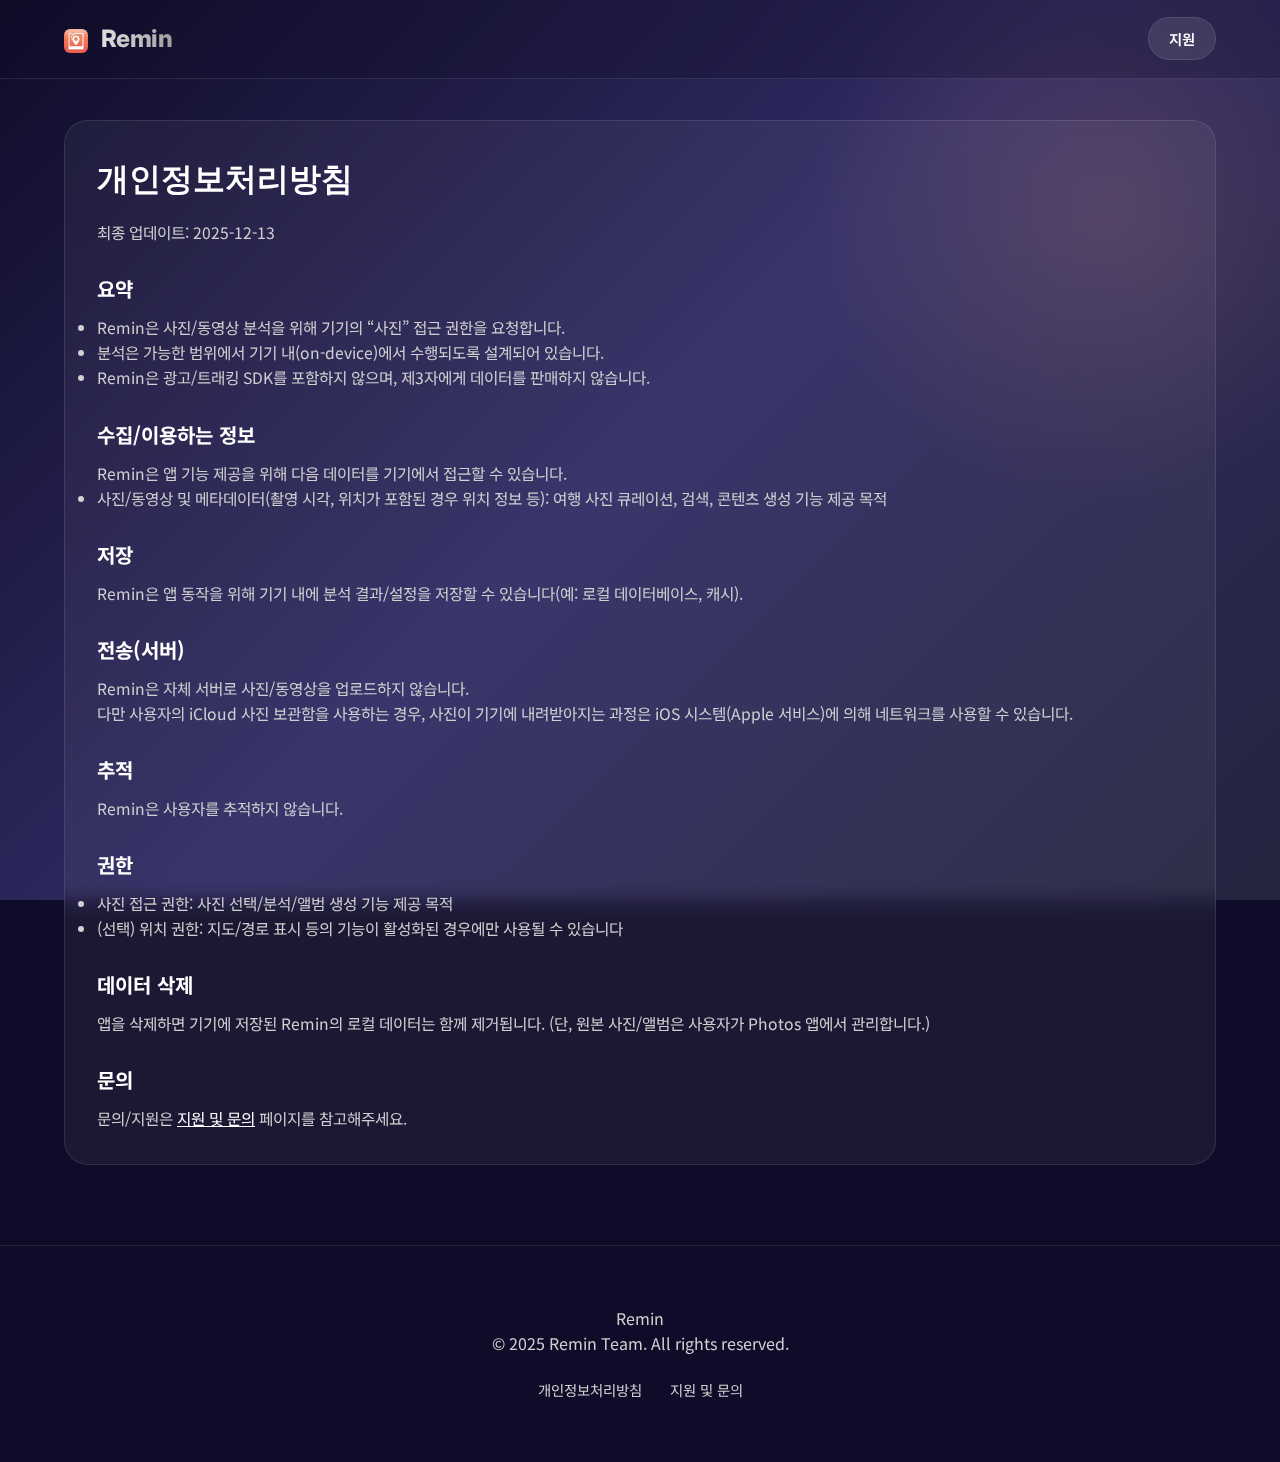
<file: docs/privacy.html>
<!DOCTYPE html>
<html lang="ko">

<head>
    <meta charset="UTF-8">
    <meta name="viewport" content="width=device-width, initial-scale=1.0">
    <title>Remin - 개인정보처리방침</title>
    <meta name="description" content="Remin 개인정보처리방침">
    <link rel="icon" type="image/png" href="app-icon.png">
    <link rel="stylesheet" href="style.css">
    <link
        href="https://fonts.googleapis.com/css2?family=Inter:wght@400;600;800&family=Noto+Sans+KR:wght@400;700&display=swap"
        rel="stylesheet">
</head>

<body>
    <div class="background-gradient"></div>

    <nav class="navbar">
        <div class="container">
            <a href="index.html" class="logo">
                <img src="app-icon.png" alt="Remin"
                    style="width: 24px; height: 24px; vertical-align: middle; margin-right: 8px; border-radius: 6px;">
                Remin
            </a>
            <div class="nav-links">
                <a href="support.html" class="download-btn small">지원</a>
            </div>
        </div>
    </nav>

    <section class="page">
        <div class="container">
            <div class="page-card">
                <h1>개인정보처리방침</h1>
                <p>최종 업데이트: 2025-12-13</p>

                <h2>요약</h2>
                <ul>
                    <li>Remin은 사진/동영상 분석을 위해 기기의 “사진” 접근 권한을 요청합니다.</li>
                    <li>분석은 가능한 범위에서 기기 내(on-device)에서 수행되도록 설계되어 있습니다.</li>
                    <li>Remin은 광고/트래킹 SDK를 포함하지 않으며, 제3자에게 데이터를 판매하지 않습니다.</li>
                </ul>

                <h2>수집/이용하는 정보</h2>
                <p>Remin은 앱 기능 제공을 위해 다음 데이터를 기기에서 접근할 수 있습니다.</p>
                <ul>
                    <li>사진/동영상 및 메타데이터(촬영 시각, 위치가 포함된 경우 위치 정보 등): 여행 사진 큐레이션, 검색, 콘텐츠 생성 기능 제공 목적</li>
                </ul>

                <h2>저장</h2>
                <p>Remin은 앱 동작을 위해 기기 내에 분석 결과/설정을 저장할 수 있습니다(예: 로컬 데이터베이스, 캐시).</p>

                <h2>전송(서버)</h2>
                <p>Remin은 자체 서버로 사진/동영상을 업로드하지 않습니다.</p>
                <p>다만 사용자의 iCloud 사진 보관함을 사용하는 경우, 사진이 기기에 내려받아지는 과정은 iOS 시스템(Apple 서비스)에 의해 네트워크를 사용할 수 있습니다.</p>

                <h2>추적</h2>
                <p>Remin은 사용자를 추적하지 않습니다.</p>

                <h2>권한</h2>
                <ul>
                    <li>사진 접근 권한: 사진 선택/분석/앨범 생성 기능 제공 목적</li>
                    <li>(선택) 위치 권한: 지도/경로 표시 등의 기능이 활성화된 경우에만 사용될 수 있습니다</li>
                </ul>

                <h2>데이터 삭제</h2>
                <p>앱을 삭제하면 기기에 저장된 Remin의 로컬 데이터는 함께 제거됩니다. (단, 원본 사진/앨범은 사용자가 Photos 앱에서 관리합니다.)</p>

                <h2>문의</h2>
                <p>문의/지원은 <a href="support.html">지원 및 문의</a> 페이지를 참고해주세요.</p>
            </div>
        </div>
    </section>

    <footer>
        <div class="container">
            <div class="footer-content">
                <div class="footer-logo">Remin</div>
                <p>© 2025 Remin Team. All rights reserved.</p>
                <div class="footer-links">
                    <a href="privacy.html">개인정보처리방침</a>
                    <a href="support.html">지원 및 문의</a>
                </div>
            </div>
        </div>
    </footer>
</body>

</html>
</file>
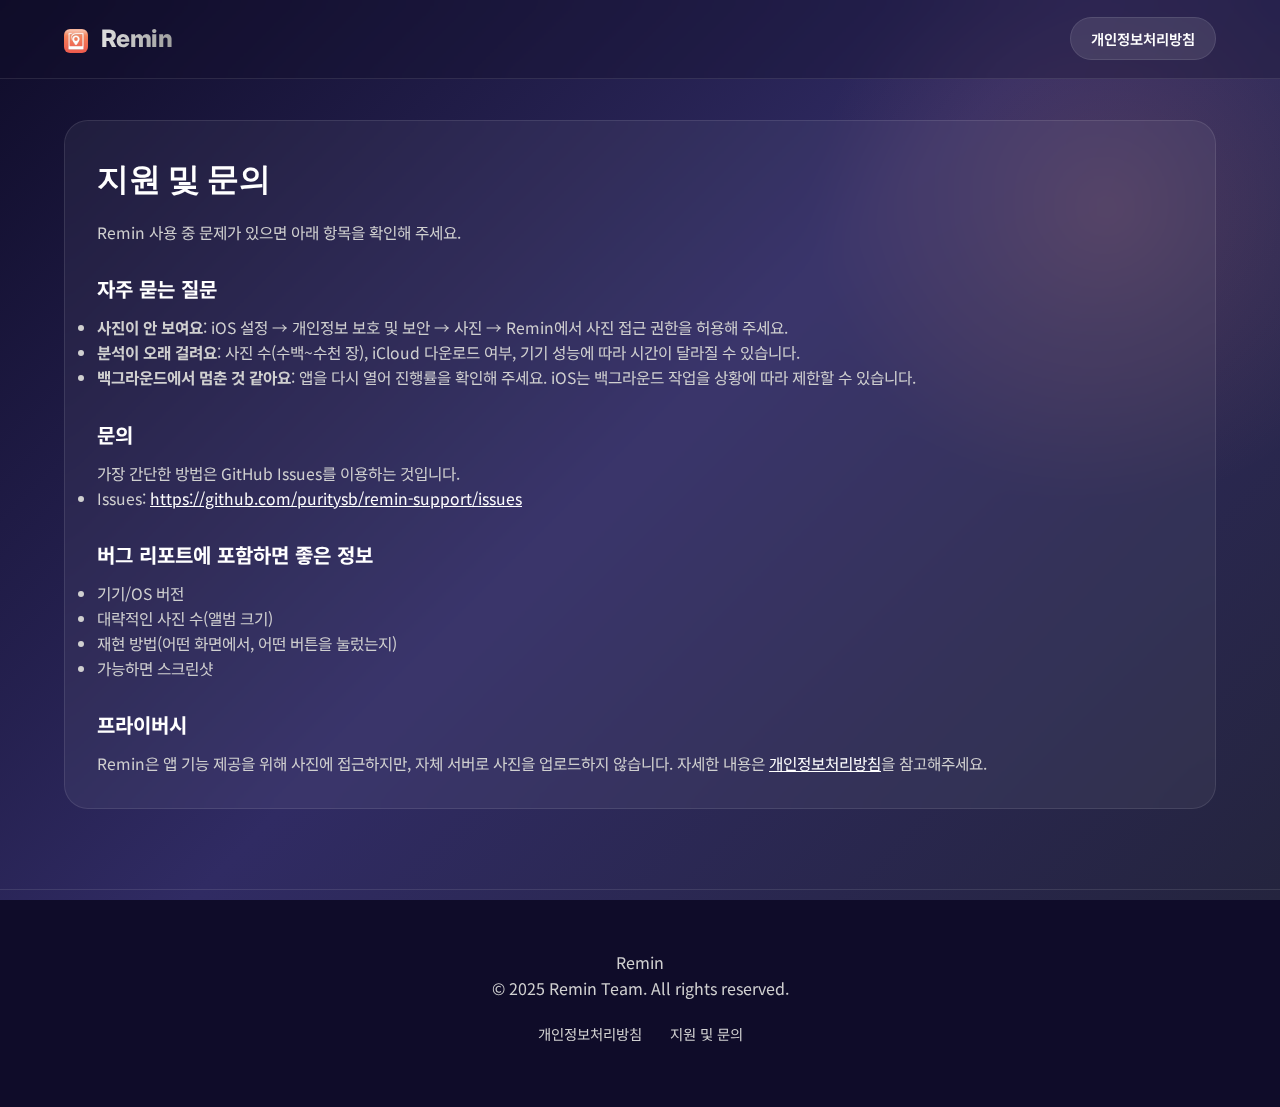
<file: docs/support.html>
<!DOCTYPE html>
<html lang="ko">

<head>
    <meta charset="UTF-8">
    <meta name="viewport" content="width=device-width, initial-scale=1.0">
    <title>Remin - 지원 및 문의</title>
    <meta name="description" content="Remin 지원 및 문의">
    <link rel="icon" type="image/png" href="app-icon.png">
    <link rel="stylesheet" href="style.css">
    <link
        href="https://fonts.googleapis.com/css2?family=Inter:wght@400;600;800&family=Noto+Sans+KR:wght@400;700&display=swap"
        rel="stylesheet">
</head>

<body>
    <div class="background-gradient"></div>

    <nav class="navbar">
        <div class="container">
            <a href="index.html" class="logo">
                <img src="app-icon.png" alt="Remin"
                    style="width: 24px; height: 24px; vertical-align: middle; margin-right: 8px; border-radius: 6px;">
                Remin
            </a>
            <div class="nav-links">
                <a href="privacy.html" class="download-btn small">개인정보처리방침</a>
            </div>
        </div>
    </nav>

    <section class="page">
        <div class="container">
            <div class="page-card">
                <h1>지원 및 문의</h1>
                <p>Remin 사용 중 문제가 있으면 아래 항목을 확인해 주세요.</p>

                <h2>자주 묻는 질문</h2>
                <ul>
                    <li><strong>사진이 안 보여요</strong>: iOS 설정 → 개인정보 보호 및 보안 → 사진 → Remin에서 사진 접근 권한을 허용해 주세요.</li>
                    <li><strong>분석이 오래 걸려요</strong>: 사진 수(수백~수천 장), iCloud 다운로드 여부, 기기 성능에 따라 시간이 달라질 수 있습니다.</li>
                    <li><strong>백그라운드에서 멈춘 것 같아요</strong>: 앱을 다시 열어 진행률을 확인해 주세요. iOS는 백그라운드 작업을 상황에 따라 제한할 수 있습니다.</li>
                </ul>

                <h2>문의</h2>
                <p>가장 간단한 방법은 GitHub Issues를 이용하는 것입니다.</p>
                <ul>
                    <li>Issues: <a href="https://github.com/puritysb/remin-support/issues"
                            target="_blank" rel="noopener noreferrer">https://github.com/puritysb/remin-support/issues</a></li>
                </ul>

                <h2>버그 리포트에 포함하면 좋은 정보</h2>
                <ul>
                    <li>기기/OS 버전</li>
                    <li>대략적인 사진 수(앨범 크기)</li>
                    <li>재현 방법(어떤 화면에서, 어떤 버튼을 눌렀는지)</li>
                    <li>가능하면 스크린샷</li>
                </ul>

                <h2>프라이버시</h2>
                <p>Remin은 앱 기능 제공을 위해 사진에 접근하지만, 자체 서버로 사진을 업로드하지 않습니다. 자세한 내용은
                    <a href="privacy.html">개인정보처리방침</a>을 참고해주세요.</p>
            </div>
        </div>
    </section>

    <footer>
        <div class="container">
            <div class="footer-content">
                <div class="footer-logo">Remin</div>
                <p>© 2025 Remin Team. All rights reserved.</p>
                <div class="footer-links">
                    <a href="privacy.html">개인정보처리방침</a>
                    <a href="support.html">지원 및 문의</a>
                </div>
            </div>
        </div>
    </footer>
</body>

</html>
</file>
<file: docs/style.css>
/* Liquid Glass & Modern Aesthetics */

:root {
    --bg-start: #0f0c29;
    --bg-mid: #302b63;
    --bg-end: #24243e;
    --primary: #ff9a76;
    /* Coral Orange */
    --secondary: #ff7a59;
    /* Deep Orange */
    --text-main: #ffffff;
    --text-muted: #d0d0d0;
    --glass-bg: rgba(255, 255, 255, 0.05);
    --glass-border: rgba(255, 255, 255, 0.1);
    --glass-highlight: rgba(255, 255, 255, 0.2);
    --font-heading: 'Inter', sans-serif;
    --font-body: 'Noto Sans KR', sans-serif;
}

* {
    margin: 0;
    padding: 0;
    box-sizing: border-box;
}

body {
    font-family: var(--font-body);
    color: var(--text-main);
    background-color: var(--bg-start);
    overflow-x: hidden;
    line-height: 1.6;
    word-break: keep-all;
    /* Prevent Korean words from breaking mid-word */
    -webkit-font-smoothing: antialiased;
}

/* Background Gradients */
.background-gradient {
    position: fixed;
    top: 0;
    left: 0;
    width: 100vw;
    height: 100vh;
    background: linear-gradient(135deg, var(--bg-start), var(--bg-mid), var(--bg-end));
    z-index: -1;
}

/* Subtle Animated Orbs (Optional for premium feel) */
.background-gradient::before {
    content: '';
    position: absolute;
    top: -10%;
    right: -10%;
    width: 600px;
    height: 600px;
    background: radial-gradient(circle, rgba(255, 154, 118, 0.15), transparent 70%);
    /* Reduced opacity for subtlety */
    border-radius: 50%;
    animation: drift 20s infinite alternate ease-in-out;
    pointer-events: none;
}

@keyframes drift {
    from {
        transform: translate(0, 0);
    }

    to {
        transform: translate(-50px, 50px);
    }
}

/* Layout */
.container {
    max-width: 1200px;
    margin: 0 auto;
    padding: 0 24px;
}

/* Navbar */
.navbar {
    position: fixed;
    top: 0;
    width: 100%;
    padding: 20px 0;
    z-index: 100;
    backdrop-filter: blur(10px);
    background: rgba(15, 12, 41, 0.3);
    border-bottom: 1px solid var(--glass-border);
}

.navbar .container {
    display: flex;
    justify-content: space-between;
    align-items: center;
}

.logo {
    font-family: var(--font-heading);
    font-weight: 800;
    font-size: 1.5rem;
    background: linear-gradient(to right, #fff, #a0a0a0);
    -webkit-background-clip: text;
    background-clip: text;
    -webkit-text-fill-color: transparent;
    text-decoration: none;
    letter-spacing: -0.5px;
}

.download-btn {
    padding: 10px 20px;
    border-radius: 99px;
    text-decoration: none;
    font-weight: 600;
    transition: all 0.3s ease;
}

.download-btn.small {
    font-size: 0.9rem;
    background: rgba(255, 255, 255, 0.1);
    color: white;
    border: 1px solid var(--glass-border);
}

.download-btn.small:hover {
    background: rgba(255, 255, 255, 0.2);
}

/* Hero Section */
.hero {
    height: 100vh;
    min-height: 800px;
    display: flex;
    align-items: center;
    position: relative;
    padding-top: 80px;
    /* navbar height */
}

.hero-content {
    display: grid;
    grid-template-columns: 1fr 1fr;
    gap: 60px;
    align-items: center;
    width: 100%;
}

.text-group .badge {
    display: inline-block;
    padding: 6px 12px;
    background: rgba(255, 154, 118, 0.15);
    border: 1px solid rgba(255, 154, 118, 0.4);
    border-radius: 20px;
    font-size: 0.85rem;
    font-weight: 600;
    color: #ff9a76;
    margin-bottom: 24px;
}

.text-group h1 {
    font-family: var(--font-heading);
    font-size: 3.2rem;
    /* Reduced from 4rem for conciseness */
    line-height: 1.2;
    font-weight: 800;
    margin-bottom: 24px;
    background: linear-gradient(to bottom right, #ffffff, #ffe0d5);
    -webkit-background-clip: text;
    background-clip: text;
    -webkit-text-fill-color: transparent;
    letter-spacing: -1px;
}

.subtitle {
    font-size: 1.25rem;
    color: var(--text-muted);
    margin-bottom: 40px;
    font-weight: 300;
}

/* App Store Button */
.app-store-btn {
    display: inline-flex;
    align-items: center;
    gap: 12px;
    background: white;
    color: black;
    padding: 16px 32px;
    border-radius: 16px;
    text-decoration: none;
    font-weight: 700;
    font-size: 1.1rem;
    transition: transform 0.2s, box-shadow 0.2s;
}

.app-store-btn:hover {
    transform: translateY(-2px);
    box-shadow: 0 10px 30px rgba(0, 0, 0, 0.3);
}

/* iPhone Mockup (CSS only) */
.iphone-mockup {
    width: 300px;
    /* Reduced for demo */
    height: 600px;
    background: #000;
    border-radius: 50px;
    border: 8px solid #333;
    position: relative;
    box-shadow: 0 20px 50px rgba(0, 0, 0, 0.5);
    margin: 0 auto;
    overflow: hidden;
}

.iphone-mockup .notch {
    position: absolute;
    top: 0;
    left: 50%;
    transform: translateX(-50%);
    width: 100px;
    height: 25px;
    background: #000;
    border-bottom-left-radius: 15px;
    border-bottom-right-radius: 15px;
    z-index: 10;
}

.iphone-mockup .screen {
    width: 100%;
    height: 100%;
    background: #1c1c1e;
    overflow: hidden;
    position: relative;
}

/* App Video in Mockup */
.app-video {
    width: 100%;
    height: 100%;
    object-fit: cover;
    display: block;
}

/* Screenshot Gallery */
.screenshots {
    padding: 100px 0;
    background: rgba(0, 0, 0, 0.1);
}

.screenshot-grid {
    display: grid;
    grid-template-columns: repeat(6, 1fr);
    gap: 12px;
    margin-top: 40px;
}

.screenshot-grid img {
    width: 100%;
    height: auto;
    border-radius: 10px;
    border: 1px solid var(--glass-border);
    box-shadow: 0 4px 12px rgba(0, 0, 0, 0.3);
    transition: transform 0.3s, box-shadow 0.3s;
    opacity: 0;
    transform: translateY(20px);
}

.screenshot-grid img.visible {
    opacity: 1;
    transform: translateY(0);
    transition: opacity 0.6s ease-out, transform 0.6s ease-out;
}

.screenshot-grid img:hover {
    transform: translateY(-8px);
    box-shadow: 0 12px 32px rgba(0, 0, 0, 0.4);
}

/* Feature List (Simple) */
.features-simple {
    padding: 100px 0;
}

.feature-list {
    max-width: 800px;
    margin: 60px auto 0;
}

.feature-item {
    display: flex;
    align-items: flex-start;
    gap: 20px;
    padding: 24px 0;
    border-bottom: 1px solid var(--glass-border);
}

.feature-item:last-child {
    border-bottom: none;
}

.feature-icon {
    font-size: 2rem;
    flex-shrink: 0;
}

.feature-text h3 {
    font-size: 1.1rem;
    margin-bottom: 8px;
    color: var(--text-main);
}

.feature-text p {
    font-size: 0.95rem;
    color: var(--text-muted);
    line-height: 1.5;
}

/* Features Section (Legacy - kept for Why Remin) */
.features {
    padding: 100px 0;
    background: rgba(0, 0, 0, 0.2);
}

.section-header {
    text-align: center;
    margin-bottom: 60px;
}

.section-header h2 {
    font-size: 2.5rem;
    margin-bottom: 16px;
}

.feature-grid {
    display: grid;
    grid-template-columns: repeat(auto-fit, minmax(250px, 1fr));
    gap: 24px;
}

.feature-card {
    padding: 40px 30px;
    border-radius: 24px;
    background: var(--glass-bg);
    border: 1px solid var(--glass-border);
    backdrop-filter: blur(10px);
    transition: transform 0.3s, background 0.3s;
    opacity: 0;
    transform: translateY(20px);
}

.feature-card.visible {
    opacity: 1;
    transform: translateY(0);
    transition: opacity 0.6s ease-out, transform 0.6s ease-out;
}

.feature-card:hover {
    transform: translateY(-5px);
    background: rgba(255, 255, 255, 0.08);
}

/* Feature Visual (Screenshots) */
.feature-visual {
    width: 100%;
    margin-bottom: 20px;
    border-radius: 12px;
    overflow: hidden;
    box-shadow: 0 4px 12px rgba(0, 0, 0, 0.3);
}

.feature-visual img {
    width: 100%;
    height: auto;
    display: block;
    transition: transform 0.3s ease;
}

.feature-card:hover .feature-visual img {
    transform: scale(1.05);
}

.feature-card .icon {
    font-size: 2.5rem;
    margin-bottom: 20px;
}

.feature-card h3 {
    font-size: 1.25rem;
    margin-bottom: 12px;
}

.feature-card p {
    color: var(--text-muted);
    font-size: 0.95rem;
    line-height: 1.5;
}

/* Footer */
footer {
    padding: 60px 0;
    border-top: 1px solid var(--glass-border);
    text-align: center;
    color: var(--text-muted);
}

.footer-links {
    margin-top: 20px;
}

.footer-links a {
    color: var(--text-muted);
    text-decoration: none;
    margin: 0 12px;
    font-size: 0.9rem;
}

/* Simple content pages (privacy/support) */
.page {
    padding: 120px 0 80px;
}

.page .page-card {
    background: var(--glass-bg);
    border: 1px solid var(--glass-border);
    border-radius: 24px;
    padding: 32px;
    backdrop-filter: blur(10px);
    text-align: left;
}

.page h1 {
    font-family: var(--font-heading);
    font-size: 2rem;
    margin-bottom: 16px;
}

.page h2 {
    font-size: 1.25rem;
    margin: 28px 0 10px;
}

.page p,
.page li {
    color: var(--text-muted);
    font-size: 0.98rem;
}

.page a {
    color: var(--text-main);
}

/* Responsive */
@media (max-width: 768px) {
    .hero-content {
        grid-template-columns: 1fr;
        text-align: center;
        gap: 40px;
    }

    .hero {
        height: auto;
        padding-bottom: 60px;
    }

    .text-group h1 {
        font-size: 2.2rem;
        /* Reduced from 2.5rem */
    }

    .subtitle {
        font-size: 1rem;
    }

    .iphone-mockup {
        width: 260px;
        height: 520px;
    }

    .screenshot-grid {
        grid-template-columns: repeat(3, 1fr);
        gap: 8px;
    }
}

/* How It Works Section */
.how-it-works {
    padding: 100px 0;
    background: rgba(0, 0, 0, 0.15);
}

.how-it-works-details {
    max-width: 700px;
    margin: 40px auto 0;
    text-align: center;
}

.how-it-works-details p {
    font-size: 0.9rem;
    color: var(--text-muted);
    margin-bottom: 8px;
}

.flow-grid {
    display: grid;
    grid-template-columns: repeat(auto-fit, minmax(280px, 1fr));
    gap: 32px;
    margin-top: 60px;
}

.flow-card {
    padding: 40px;
    border-radius: 24px;
    background: var(--glass-bg);
    border: 1px solid var(--glass-border);
    backdrop-filter: blur(10px);
    text-align: center;
    transition: transform 0.3s, background 0.3s;
}

.flow-card:hover {
    transform: translateY(-5px);
    background: rgba(255, 255, 255, 0.08);
}

.flow-number {
    width: 60px;
    height: 60px;
    margin: 0 auto 20px;
    border-radius: 50%;
    background: linear-gradient(135deg, var(--primary), var(--secondary));
    color: white;
    font-size: 2rem;
    font-weight: 800;
    display: flex;
    align-items: center;
    justify-content: center;
}

.flow-card h3 {
    font-size: 1.25rem;
    margin-bottom: 12px;
    color: var(--text-main);
}

.flow-card p {
    color: var(--text-muted);
    line-height: 1.6;
}

/* Why Remin Section */
.why-remin {
    padding: 100px 0;
}

.why-grid {
    display: grid;
    grid-template-columns: repeat(auto-fit, minmax(350px, 1fr));
    gap: 32px;
    margin-top: 60px;
    max-width: 900px;
    margin-left: auto;
    margin-right: auto;
}

/* What's New Section */
.whats-new {
    padding: 80px 0;
    background: rgba(0, 0, 0, 0.15);
}

.version-badge {
    display: inline-block;
    padding: 6px 14px;
    background: linear-gradient(135deg, var(--primary), var(--secondary));
    border-radius: 20px;
    font-size: 0.85rem;
    font-weight: 700;
    color: white;
    margin-bottom: 12px;
}

.new-features {
    display: grid;
    grid-template-columns: repeat(auto-fit, minmax(280px, 1fr));
    gap: 24px;
    margin-top: 40px;
}

.new-feature-item {
    padding: 32px;
    border-radius: 20px;
    background: var(--glass-bg);
    border: 1px solid var(--glass-border);
    backdrop-filter: blur(10px);
    text-align: center;
    transition: transform 0.3s, background 0.3s;
}

.new-feature-item:hover {
    transform: translateY(-5px);
    background: rgba(255, 255, 255, 0.08);
}

.new-feature-item .feature-icon {
    font-size: 2.5rem;
    margin-bottom: 16px;
}

.new-feature-item h3 {
    font-size: 1.15rem;
    margin-bottom: 10px;
    color: var(--text-main);
}

.new-feature-item p {
    color: var(--text-muted);
    font-size: 0.95rem;
    line-height: 1.5;
}

/* iPad Showcase Section */
.ipad-showcase {
    padding: 100px 0;
    background: rgba(0, 0, 0, 0.05);
}

.section-subtitle {
    color: var(--text-muted);
    font-size: 1.1rem;
    margin-top: 12px;
}

.ipad-gallery {
    display: flex;
    gap: 24px;
    margin-top: 50px;
    overflow-x: auto;
    padding-bottom: 20px;
    scroll-snap-type: x mandatory;
    -webkit-overflow-scrolling: touch;
}

.ipad-gallery::-webkit-scrollbar {
    height: 8px;
}

.ipad-gallery::-webkit-scrollbar-track {
    background: rgba(255, 255, 255, 0.1);
    border-radius: 4px;
}

.ipad-gallery::-webkit-scrollbar-thumb {
    background: rgba(255, 255, 255, 0.3);
    border-radius: 4px;
}

.ipad-gallery img {
    flex-shrink: 0;
    max-width: 500px;
    height: auto;
    border-radius: 16px;
    border: 1px solid var(--glass-border);
    box-shadow: 0 12px 40px rgba(0, 0, 0, 0.4);
    scroll-snap-align: center;
    transition: transform 0.3s, box-shadow 0.3s;
}

.ipad-gallery img:hover {
    transform: translateY(-8px);
    box-shadow: 0 16px 48px rgba(0, 0, 0, 0.5);
}

@media (max-width: 768px) {
    .ipad-gallery img {
        max-width: 85vw;
    }

    .new-features {
        grid-template-columns: 1fr;
    }
}

/* 핵심 차별점 강조 */
.feature-item.highlight {
    background: rgba(255, 154, 118, 0.08);
    border-left: 3px solid var(--primary);
    padding-left: 20px;
    margin-left: -20px;
    border-radius: 8px;
}

.feature-item.highlight strong {
    color: var(--primary);
}

/* 통합 기능 섹션 */
.features-combined {
    padding: 100px 0;
    background: rgba(0, 0, 0, 0.1);
}

.feature-grid {
    display: grid;
    grid-template-columns: repeat(2, 1fr);
    gap: 40px;
    margin-top: 50px;
}

.feature-card {
    display: flex;
    gap: 24px;
    align-items: flex-start;
    background: var(--glass-bg);
    border: 1px solid var(--glass-border);
    border-radius: 20px;
    padding: 20px;
    transition: transform 0.3s, box-shadow 0.3s;
}

.feature-card:hover {
    transform: translateY(-4px);
    box-shadow: 0 12px 40px rgba(0, 0, 0, 0.3);
}

.feature-card img {
    width: 140px;
    height: auto;
    border-radius: 16px;
    box-shadow: 0 8px 24px rgba(0, 0, 0, 0.3);
    flex-shrink: 0;
}

.feature-info {
    flex: 1;
}

.feature-info h3 {
    font-size: 1.1rem;
    margin-bottom: 8px;
    color: var(--text-main);
}

.feature-info p {
    color: var(--text-muted);
    font-size: 0.95rem;
    line-height: 1.6;
}

.privacy-notice {
    display: flex;
    align-items: center;
    justify-content: center;
    gap: 12px;
    margin-top: 50px;
    padding: 16px 24px;
    background: rgba(255, 154, 118, 0.1);
    border: 1px solid rgba(255, 154, 118, 0.2);
    border-radius: 12px;
    font-size: 0.95rem;
    color: var(--text-muted);
}

.privacy-icon {
    font-size: 1.2rem;
}

@media (max-width: 768px) {
    .feature-grid {
        grid-template-columns: 1fr;
        gap: 24px;
    }

    .feature-card {
        flex-direction: column;
        align-items: center;
        text-align: center;
    }

    .feature-card img {
        width: 200px;
    }
}
</file>
